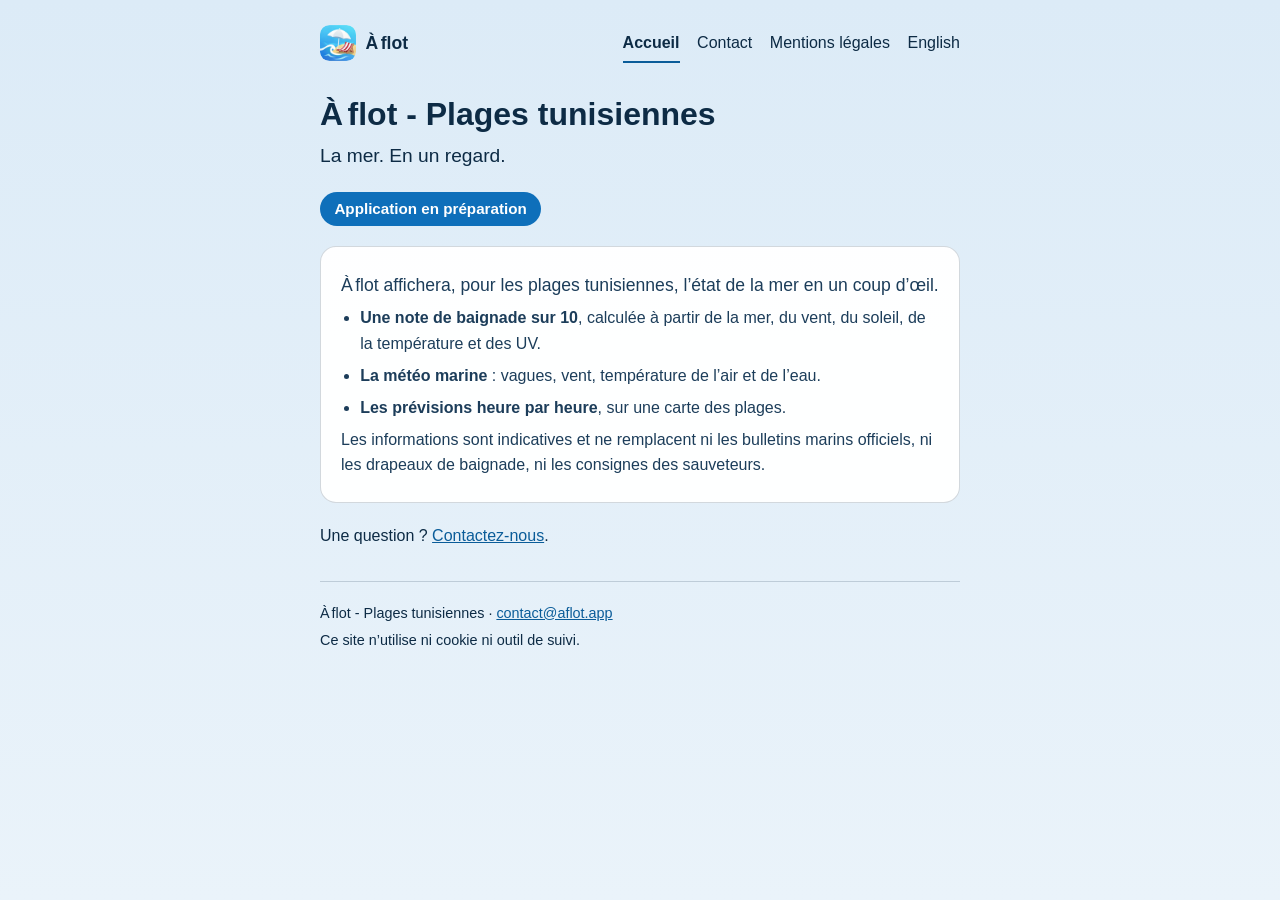
<file: index.html>
<!doctype html>
<html lang="fr">
<head>
<meta charset="utf-8">
<meta name="viewport" content="width=device-width, initial-scale=1">
<meta http-equiv="Content-Security-Policy" content="default-src 'none'; style-src 'self'; img-src 'self'; base-uri 'none'; form-action 'none'">
<meta name="referrer" content="no-referrer">
<meta name="color-scheme" content="dark light">
<title>À flot - Plages tunisiennes</title>
<meta name="description" content="Une note de baignade, la météo marine et les prévisions heure par heure pour les plages tunisiennes. Application en préparation.">
<link rel="canonical" href="https://aflot.app/">
<link rel="alternate" hreflang="fr" href="https://aflot.app/">
<link rel="alternate" hreflang="en" href="https://aflot.app/en/">
<link rel="icon" type="image/png" href="/favicon.png">
<link rel="stylesheet" href="/style.css">
</head>
<body>
<div class="wrap">
<header>
<a class="brand" href="/"><img src="/logo.png" alt="" width="36" height="36"><span>À flot</span></a>
<nav aria-label="Navigation"><a href="/" aria-current="page">Accueil</a><a href="/contact/">Contact</a><a href="/mentions-legales/">Mentions légales</a><a href="/en/" lang="en" hreflang="en">English</a></nav>
</header>
<main>
<h1>À flot - Plages tunisiennes</h1>
<p class="tagline">La mer. En un regard.</p>
<p><span class="chip">Application en préparation</span></p>
<section class="card">
<p class="lead">À flot affichera, pour les plages tunisiennes, l’état de la mer en un coup d’œil.</p>
<ul>
<li><strong>Une note de baignade sur 10</strong>, calculée à partir de la mer, du vent, du soleil, de la température et des UV.</li>
<li><strong>La météo marine</strong> : vagues, vent, température de l’air et de l’eau.</li>
<li><strong>Les prévisions heure par heure</strong>, sur une carte des plages.</li>
</ul>
<p class="muted">Les informations sont indicatives et ne remplacent ni les bulletins marins officiels, ni les drapeaux de baignade, ni les consignes des sauveteurs.</p>
</section>
<p>Une question ? <a href="/contact/">Contactez-nous</a>.</p>
</main>
<footer>
<p>À flot - Plages tunisiennes · <a href="mailto:contact@aflot.app">contact@aflot.app</a></p>
<p>Ce site n’utilise ni cookie ni outil de suivi.</p>
</footer>
</div>
</body>
</html>
</file>
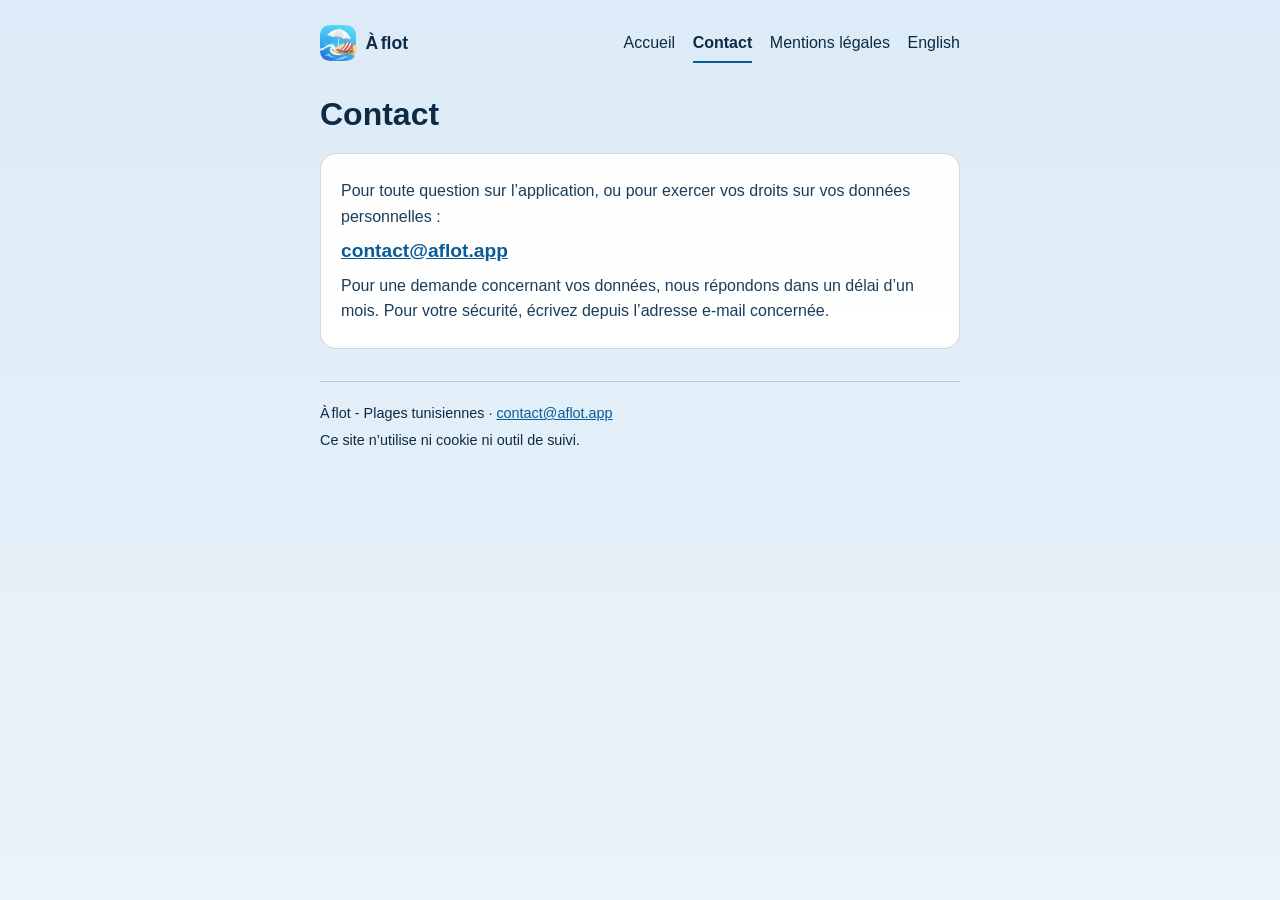
<file: contact/index.html>
<!doctype html>
<html lang="fr">
<head>
<meta charset="utf-8">
<meta name="viewport" content="width=device-width, initial-scale=1">
<meta http-equiv="Content-Security-Policy" content="default-src 'none'; style-src 'self'; img-src 'self'; base-uri 'none'; form-action 'none'">
<meta name="referrer" content="no-referrer">
<meta name="color-scheme" content="dark light">
<title>Contact · À flot</title>
<meta name="description" content="Écrire à À flot.">
<link rel="canonical" href="https://aflot.app/contact/">
<link rel="alternate" hreflang="fr" href="https://aflot.app/contact/">
<link rel="alternate" hreflang="en" href="https://aflot.app/en/contact/">
<link rel="icon" type="image/png" href="/favicon.png">
<link rel="stylesheet" href="/style.css">
</head>
<body>
<div class="wrap">
<header>
<a class="brand" href="/"><img src="/logo.png" alt="" width="36" height="36"><span>À flot</span></a>
<nav aria-label="Navigation"><a href="/">Accueil</a><a href="/contact/" aria-current="page">Contact</a><a href="/mentions-legales/">Mentions légales</a><a href="/en/contact/" lang="en" hreflang="en">English</a></nav>
</header>
<main>
<h1>Contact</h1>
<section class="card">
<p>Pour toute question sur l’application, ou pour exercer vos droits sur vos données personnelles :</p>
<p class="mail"><a href="mailto:contact@aflot.app">contact@aflot.app</a></p>
<p class="muted">Pour une demande concernant vos données, nous répondons dans un délai d’un mois. Pour votre sécurité, écrivez depuis l’adresse e-mail concernée.</p>
</section>
</main>
<footer>
<p>À flot - Plages tunisiennes · <a href="mailto:contact@aflot.app">contact@aflot.app</a></p>
<p>Ce site n’utilise ni cookie ni outil de suivi.</p>
</footer>
</div>
</body>
</html>
</file>
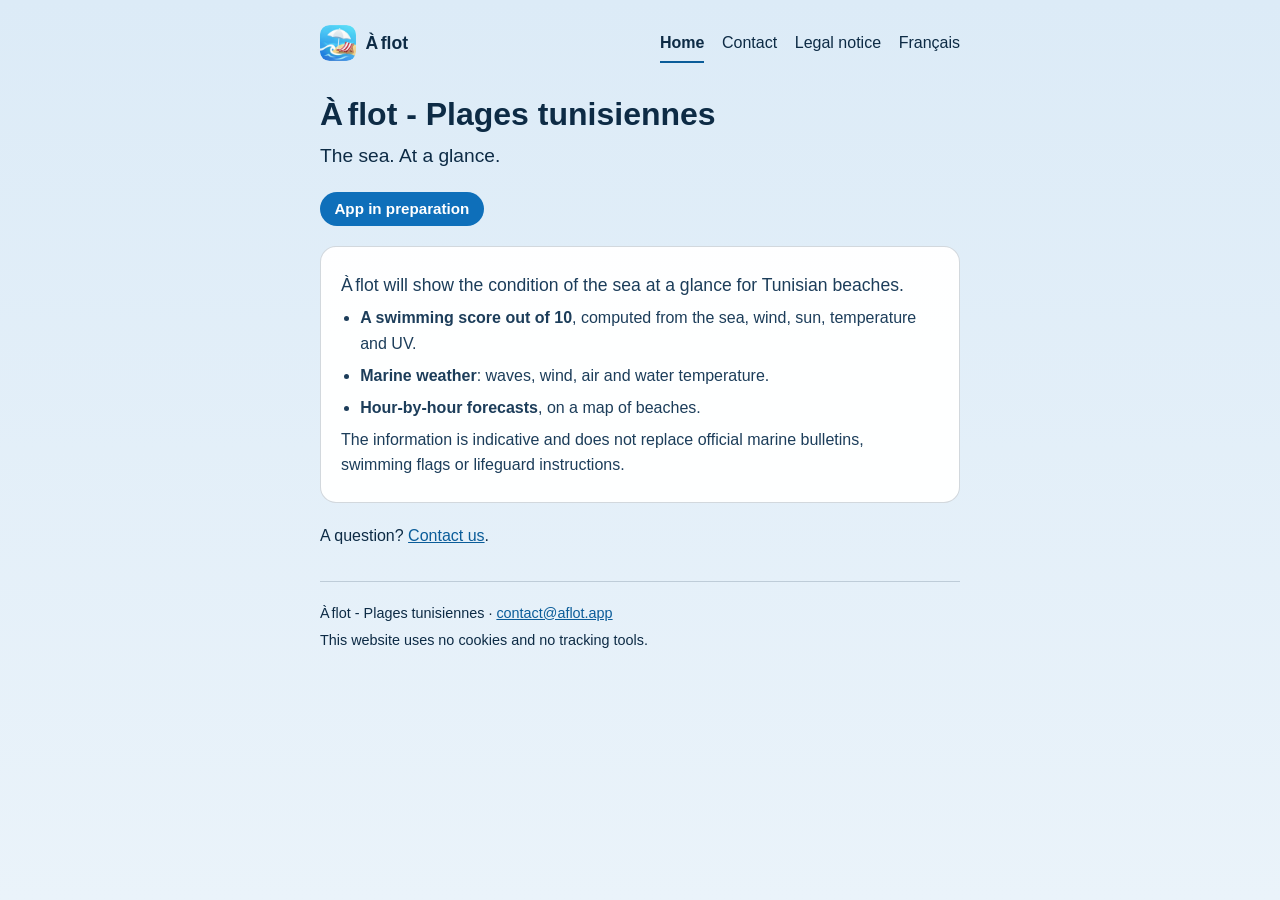
<file: en/index.html>
<!doctype html>
<html lang="en">
<head>
<meta charset="utf-8">
<meta name="viewport" content="width=device-width, initial-scale=1">
<meta http-equiv="Content-Security-Policy" content="default-src 'none'; style-src 'self'; img-src 'self'; base-uri 'none'; form-action 'none'">
<meta name="referrer" content="no-referrer">
<meta name="color-scheme" content="dark light">
<title>À flot - Plages tunisiennes</title>
<meta name="description" content="A swimming score, marine weather and hour-by-hour forecasts for Tunisian beaches. App in preparation.">
<link rel="canonical" href="https://aflot.app/en/">
<link rel="alternate" hreflang="fr" href="https://aflot.app/">
<link rel="alternate" hreflang="en" href="https://aflot.app/en/">
<link rel="icon" type="image/png" href="/favicon.png">
<link rel="stylesheet" href="/style.css">
</head>
<body>
<div class="wrap">
<header>
<a class="brand" href="/en/"><img src="/logo.png" alt="" width="36" height="36"><span>À flot</span></a>
<nav aria-label="Navigation"><a href="/en/" aria-current="page">Home</a><a href="/en/contact/">Contact</a><a href="/en/legal/">Legal notice</a><a href="/" lang="fr" hreflang="fr">Français</a></nav>
</header>
<main>
<h1>À flot - Plages tunisiennes</h1>
<p class="tagline">The sea. At a glance.</p>
<p><span class="chip">App in preparation</span></p>
<section class="card">
<p class="lead">À flot will show the condition of the sea at a glance for Tunisian beaches.</p>
<ul>
<li><strong>A swimming score out of 10</strong>, computed from the sea, wind, sun, temperature and UV.</li>
<li><strong>Marine weather</strong>: waves, wind, air and water temperature.</li>
<li><strong>Hour-by-hour forecasts</strong>, on a map of beaches.</li>
</ul>
<p class="muted">The information is indicative and does not replace official marine bulletins, swimming flags or lifeguard instructions.</p>
</section>
<p>A question? <a href="/en/contact/">Contact us</a>.</p>
</main>
<footer>
<p>À flot - Plages tunisiennes · <a href="mailto:contact@aflot.app">contact@aflot.app</a></p>
<p>This website uses no cookies and no tracking tools.</p>
</footer>
</div>
</body>
</html>
</file>
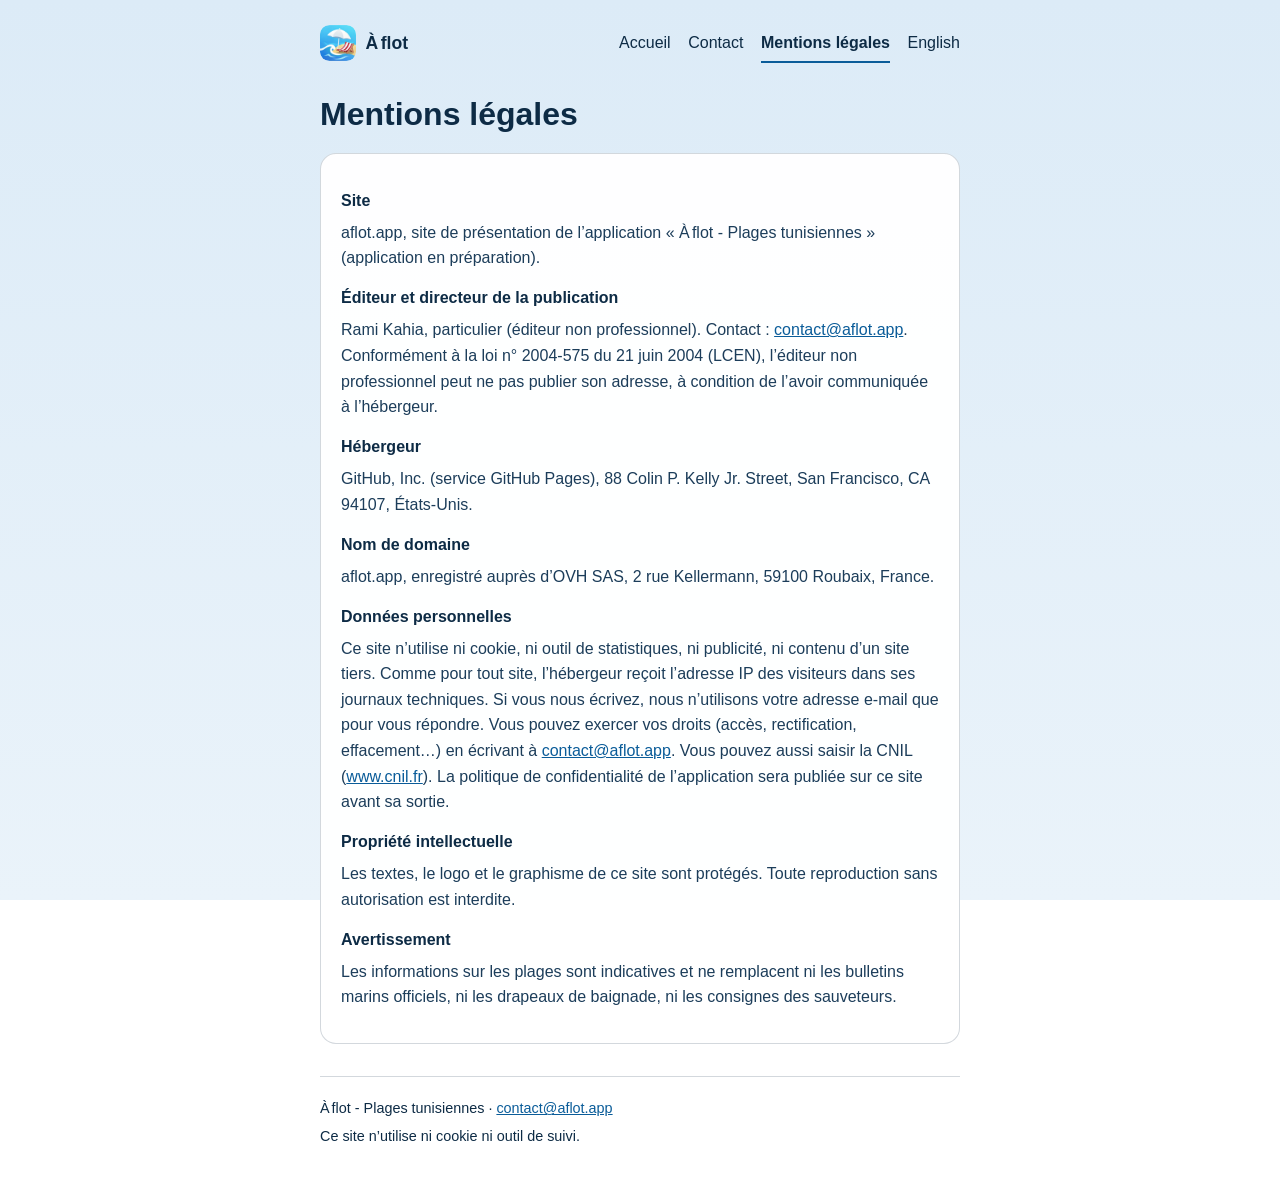
<file: mentions-legales/index.html>
<!doctype html>
<html lang="fr">
<head>
<meta charset="utf-8">
<meta name="viewport" content="width=device-width, initial-scale=1">
<meta http-equiv="Content-Security-Policy" content="default-src 'none'; style-src 'self'; img-src 'self'; base-uri 'none'; form-action 'none'">
<meta name="referrer" content="no-referrer">
<meta name="color-scheme" content="dark light">
<title>Mentions légales · À flot</title>
<meta name="description" content="Éditeur, hébergeur et informations légales du site aflot.app.">
<link rel="canonical" href="https://aflot.app/mentions-legales/">
<link rel="alternate" hreflang="fr" href="https://aflot.app/mentions-legales/">
<link rel="alternate" hreflang="en" href="https://aflot.app/en/legal/">
<link rel="icon" type="image/png" href="/favicon.png">
<link rel="stylesheet" href="/style.css">
</head>
<body>
<div class="wrap">
<header>
<a class="brand" href="/"><img src="/logo.png" alt="" width="36" height="36"><span>À flot</span></a>
<nav aria-label="Navigation"><a href="/">Accueil</a><a href="/contact/">Contact</a><a href="/mentions-legales/" aria-current="page">Mentions légales</a><a href="/en/legal/" lang="en" hreflang="en">English</a></nav>
</header>
<main>
<h1>Mentions légales</h1>
<section class="card">
<dl>
<dt>Site</dt><dd>aflot.app, site de présentation de l’application « À flot - Plages tunisiennes » (application en préparation).</dd>
<dt>Éditeur et directeur de la publication</dt><dd>Rami Kahia, particulier (éditeur non professionnel). Contact : <a href="mailto:contact@aflot.app">contact@aflot.app</a>.<br>Conformément à la loi n° 2004-575 du 21 juin 2004 (LCEN), l’éditeur non professionnel peut ne pas publier son adresse, à condition de l’avoir communiquée à l’hébergeur.</dd>
<dt>Hébergeur</dt><dd>GitHub, Inc. (service GitHub Pages), 88 Colin P. Kelly Jr. Street, San Francisco, CA 94107, États-Unis.</dd>
<dt>Nom de domaine</dt><dd>aflot.app, enregistré auprès d’OVH SAS, 2 rue Kellermann, 59100 Roubaix, France.</dd>
<dt>Données personnelles</dt><dd>Ce site n’utilise ni cookie, ni outil de statistiques, ni publicité, ni contenu d’un site tiers. Comme pour tout site, l’hébergeur reçoit l’adresse IP des visiteurs dans ses journaux techniques. Si vous nous écrivez, nous n’utilisons votre adresse e-mail que pour vous répondre. Vous pouvez exercer vos droits (accès, rectification, effacement…) en écrivant à <a href="mailto:contact@aflot.app">contact@aflot.app</a>. Vous pouvez aussi saisir la CNIL (<a href="https://www.cnil.fr">www.cnil.fr</a>). La politique de confidentialité de l’application sera publiée sur ce site avant sa sortie.</dd>
<dt>Propriété intellectuelle</dt><dd>Les textes, le logo et le graphisme de ce site sont protégés. Toute reproduction sans autorisation est interdite.</dd>
<dt>Avertissement</dt><dd>Les informations sur les plages sont indicatives et ne remplacent ni les bulletins marins officiels, ni les drapeaux de baignade, ni les consignes des sauveteurs.</dd>
</dl>
</section>
</main>
<footer>
<p>À flot - Plages tunisiennes · <a href="mailto:contact@aflot.app">contact@aflot.app</a></p>
<p>Ce site n’utilise ni cookie ni outil de suivi.</p>
</footer>
</div>
</body>
</html>
</file>
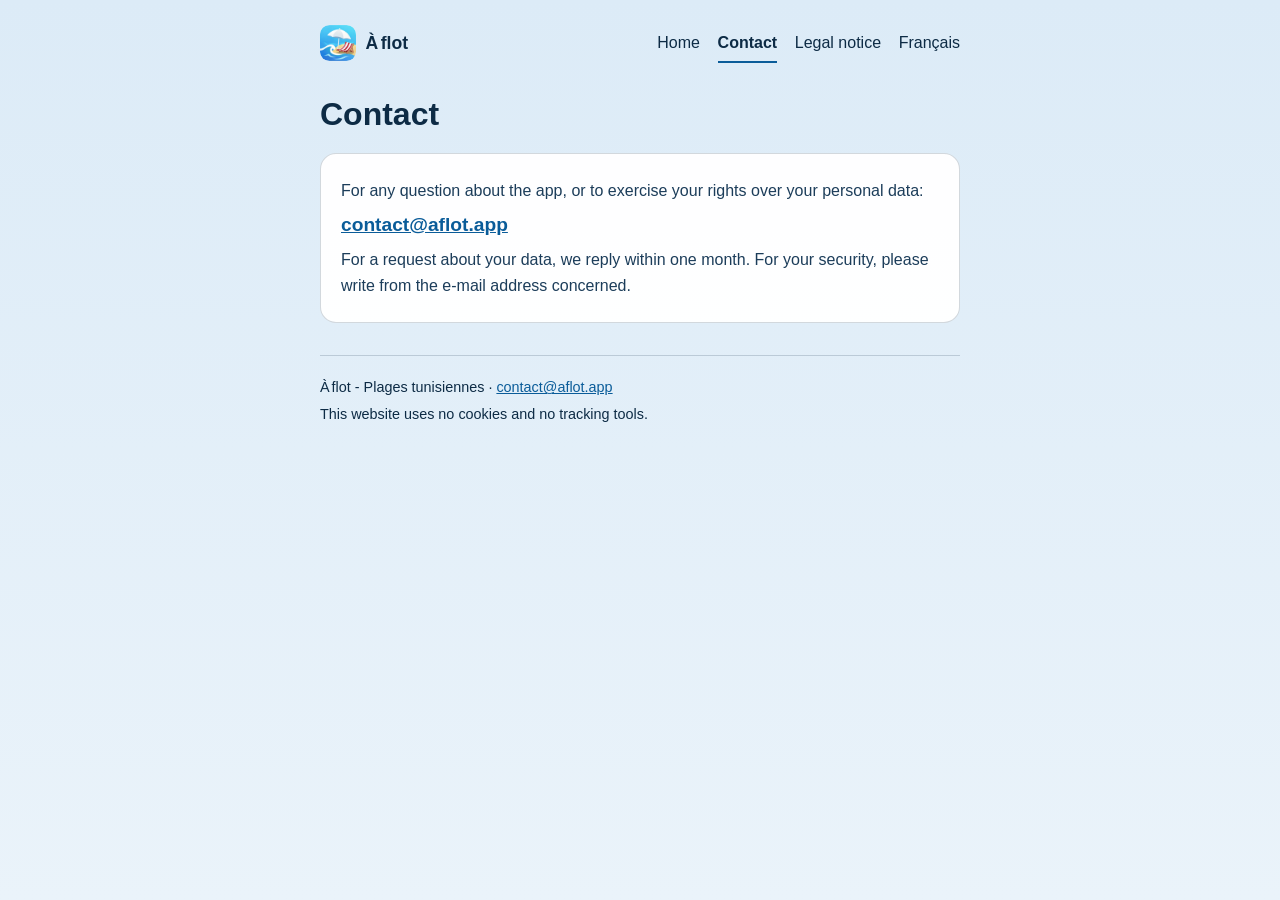
<file: en/contact/index.html>
<!doctype html>
<html lang="en">
<head>
<meta charset="utf-8">
<meta name="viewport" content="width=device-width, initial-scale=1">
<meta http-equiv="Content-Security-Policy" content="default-src 'none'; style-src 'self'; img-src 'self'; base-uri 'none'; form-action 'none'">
<meta name="referrer" content="no-referrer">
<meta name="color-scheme" content="dark light">
<title>Contact · À flot</title>
<meta name="description" content="Write to À flot.">
<link rel="canonical" href="https://aflot.app/en/contact/">
<link rel="alternate" hreflang="fr" href="https://aflot.app/contact/">
<link rel="alternate" hreflang="en" href="https://aflot.app/en/contact/">
<link rel="icon" type="image/png" href="/favicon.png">
<link rel="stylesheet" href="/style.css">
</head>
<body>
<div class="wrap">
<header>
<a class="brand" href="/en/"><img src="/logo.png" alt="" width="36" height="36"><span>À flot</span></a>
<nav aria-label="Navigation"><a href="/en/">Home</a><a href="/en/contact/" aria-current="page">Contact</a><a href="/en/legal/">Legal notice</a><a href="/contact/" lang="fr" hreflang="fr">Français</a></nav>
</header>
<main>
<h1>Contact</h1>
<section class="card">
<p>For any question about the app, or to exercise your rights over your personal data:</p>
<p class="mail"><a href="mailto:contact@aflot.app">contact@aflot.app</a></p>
<p class="muted">For a request about your data, we reply within one month. For your security, please write from the e-mail address concerned.</p>
</section>
</main>
<footer>
<p>À flot - Plages tunisiennes · <a href="mailto:contact@aflot.app">contact@aflot.app</a></p>
<p>This website uses no cookies and no tracking tools.</p>
</footer>
</div>
</body>
</html>
</file>
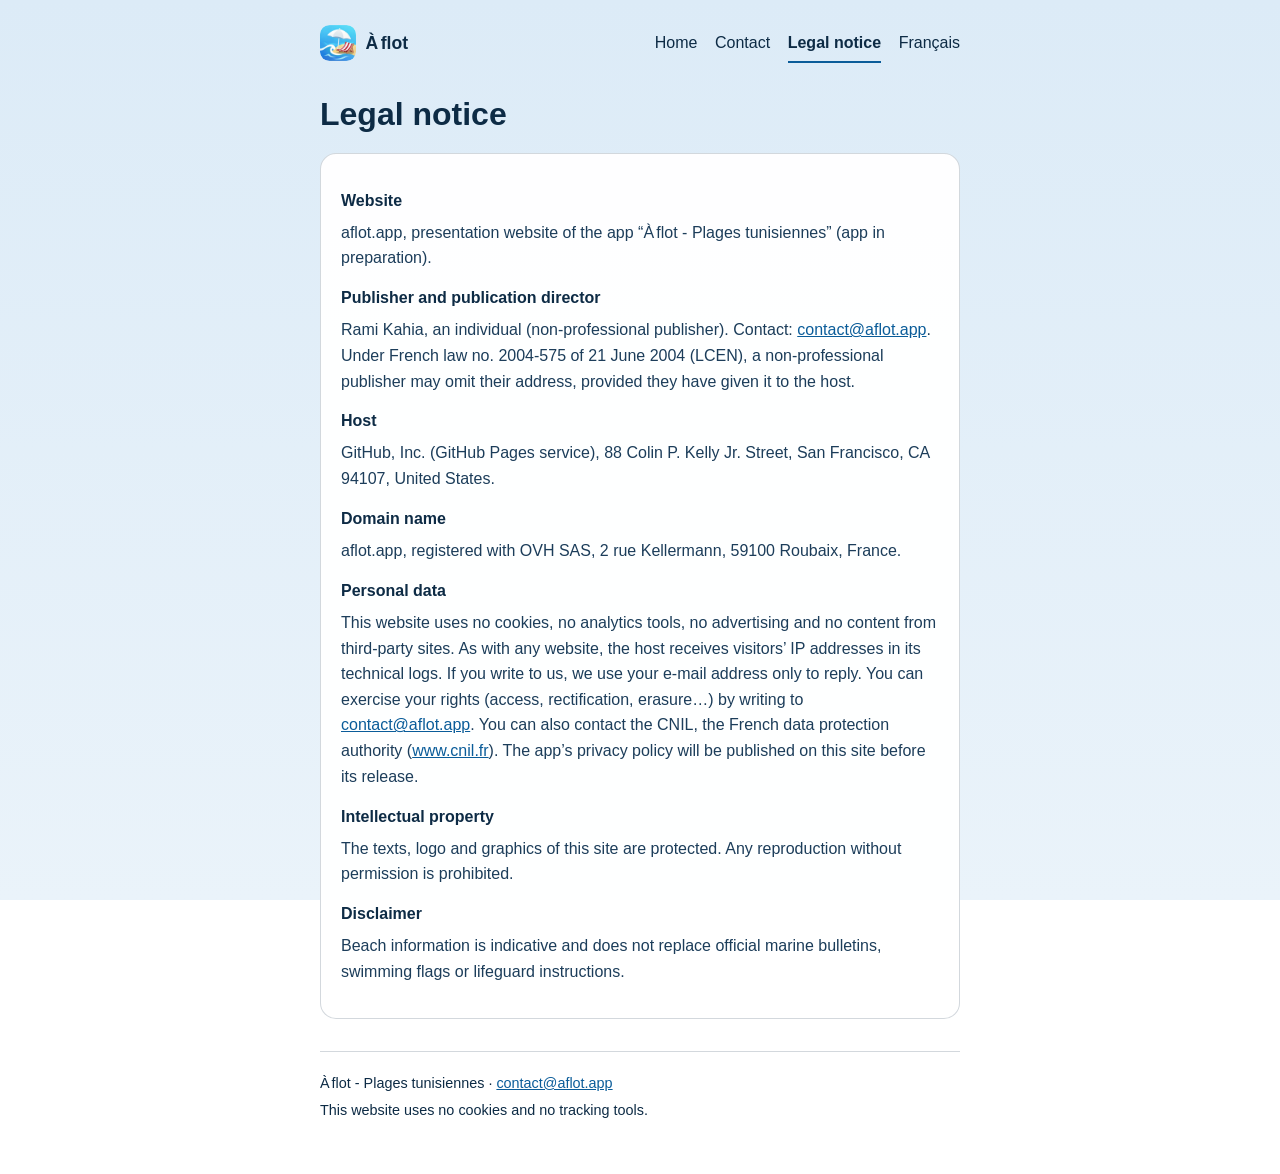
<file: en/legal/index.html>
<!doctype html>
<html lang="en">
<head>
<meta charset="utf-8">
<meta name="viewport" content="width=device-width, initial-scale=1">
<meta http-equiv="Content-Security-Policy" content="default-src 'none'; style-src 'self'; img-src 'self'; base-uri 'none'; form-action 'none'">
<meta name="referrer" content="no-referrer">
<meta name="color-scheme" content="dark light">
<title>Legal notice · À flot</title>
<meta name="description" content="Publisher, host and legal information for the aflot.app website.">
<link rel="canonical" href="https://aflot.app/en/legal/">
<link rel="alternate" hreflang="fr" href="https://aflot.app/mentions-legales/">
<link rel="alternate" hreflang="en" href="https://aflot.app/en/legal/">
<link rel="icon" type="image/png" href="/favicon.png">
<link rel="stylesheet" href="/style.css">
</head>
<body>
<div class="wrap">
<header>
<a class="brand" href="/en/"><img src="/logo.png" alt="" width="36" height="36"><span>À flot</span></a>
<nav aria-label="Navigation"><a href="/en/">Home</a><a href="/en/contact/">Contact</a><a href="/en/legal/" aria-current="page">Legal notice</a><a href="/mentions-legales/" lang="fr" hreflang="fr">Français</a></nav>
</header>
<main>
<h1>Legal notice</h1>
<section class="card">
<dl>
<dt>Website</dt><dd>aflot.app, presentation website of the app “À flot - Plages tunisiennes” (app in preparation).</dd>
<dt>Publisher and publication director</dt><dd>Rami Kahia, an individual (non-professional publisher). Contact: <a href="mailto:contact@aflot.app">contact@aflot.app</a>.<br>Under French law no. 2004-575 of 21 June 2004 (LCEN), a non-professional publisher may omit their address, provided they have given it to the host.</dd>
<dt>Host</dt><dd>GitHub, Inc. (GitHub Pages service), 88 Colin P. Kelly Jr. Street, San Francisco, CA 94107, United States.</dd>
<dt>Domain name</dt><dd>aflot.app, registered with OVH SAS, 2 rue Kellermann, 59100 Roubaix, France.</dd>
<dt>Personal data</dt><dd>This website uses no cookies, no analytics tools, no advertising and no content from third-party sites. As with any website, the host receives visitors’ IP addresses in its technical logs. If you write to us, we use your e-mail address only to reply. You can exercise your rights (access, rectification, erasure…) by writing to <a href="mailto:contact@aflot.app">contact@aflot.app</a>. You can also contact the CNIL, the French data protection authority (<a href="https://www.cnil.fr">www.cnil.fr</a>). The app’s privacy policy will be published on this site before its release.</dd>
<dt>Intellectual property</dt><dd>The texts, logo and graphics of this site are protected. Any reproduction without permission is prohibited.</dd>
<dt>Disclaimer</dt><dd>Beach information is indicative and does not replace official marine bulletins, swimming flags or lifeguard instructions.</dd>
</dl>
</section>
</main>
<footer>
<p>À flot - Plages tunisiennes · <a href="mailto:contact@aflot.app">contact@aflot.app</a></p>
<p>This website uses no cookies and no tracking tools.</p>
</footer>
</div>
</body>
</html>
</file>
<file: style.css>
/* Couleurs d'À flot (theme/tokens.js, aflot-mockup-futur.html). Aucune ressource externe, polices système. */
:root {
  --bg: #020B18;
  --bg2: #071828;
  --text: #FFFFFF;
  --text2: rgba(255, 255, 255, 0.78);
  --card: rgba(255, 255, 255, 0.07);
  --border: rgba(255, 255, 255, 0.14);
  --link: #2FA8E0;
  --chip-bg: #0E6FBA;
  --chip-text: #FFFFFF;
}
@media (prefers-color-scheme: light) {
  :root {
    --bg: #DCEBF7;
    --bg2: #EAF3FA;
    --text: #0D2B45;
    --text2: #1C3D5A;
    --card: rgba(255, 255, 255, 0.95);
    --border: rgba(13, 43, 69, 0.18);
    --link: #0A5C99;
    --chip-bg: #0E6FBA;
    --chip-text: #FFFFFF;
  }
}
* { box-sizing: border-box; }
html { -webkit-text-size-adjust: 100%; text-size-adjust: 100%; }
body {
  margin: 0;
  min-height: 100vh;
  background: var(--bg);
  background: linear-gradient(180deg, var(--bg) 0%, var(--bg2) 100%) fixed;
  color: var(--text);
  font: 1rem/1.6 -apple-system, BlinkMacSystemFont, "Segoe UI", Roboto, "Helvetica Neue", Arial, sans-serif;
}
.wrap { max-width: 42rem; margin: 0 auto; padding: 1rem 1rem 3rem; }
header { display: flex; flex-wrap: wrap; align-items: center; justify-content: space-between; gap: 0.75rem 1rem; padding: 0.5rem 0 1.5rem; }
.brand { display: flex; align-items: center; gap: 0.6rem; color: var(--text); text-decoration: none; font-weight: 650; font-size: 1.1rem; }
.brand img { width: 2.25rem; height: 2.25rem; border-radius: 0.6rem; }
nav { display: flex; flex-wrap: wrap; gap: 0.25rem 1.1rem; }
nav a { color: var(--text); text-decoration: none; padding: 0.35rem 0; border-bottom: 2px solid transparent; }
nav a[aria-current="page"] { border-bottom-color: var(--link); font-weight: 600; }
nav a:hover, nav a:focus-visible { border-bottom-color: var(--text); }
a { color: var(--link); }
:focus-visible { outline: 3px solid #7DD4F0; outline-offset: 2px; }
h1 { font-size: 2rem; line-height: 1.2; margin: 0.5rem 0 0.5rem; font-weight: 700; }
h2 { font-size: 1.25rem; line-height: 1.3; margin: 0 0 0.5rem; }
.tagline { font-size: 1.2rem; color: var(--text); margin: 0 0 1.25rem; }
.chip { display: inline-block; background: var(--chip-bg); color: var(--chip-text); border-radius: 999px; padding: 0.3rem 0.9rem; font-weight: 600; font-size: 0.95rem; }
.card { background: var(--card); border: 1px solid var(--border); border-radius: 1rem; padding: 1.1rem 1.25rem; margin: 1.25rem 0; }
.card p, .card li, .card dd { color: var(--text2); margin: 0.4rem 0; }
.card dt { font-weight: 650; margin-top: 0.9rem; color: var(--text); }
.card dd { margin-left: 0; }
.card ul { padding-left: 1.2rem; margin: 0.4rem 0; }
.lead { color: var(--text); font-size: 1.1rem; }
.mail { font-size: 1.2rem; font-weight: 600; overflow-wrap: anywhere; }
footer { border-top: 1px solid var(--border); margin-top: 2rem; padding-top: 1rem; font-size: 0.9rem; color: var(--text); }
footer p { margin: 0.25rem 0; }
@media (prefers-reduced-motion: reduce) { * { transition: none !important; animation: none !important; } }
</file>
